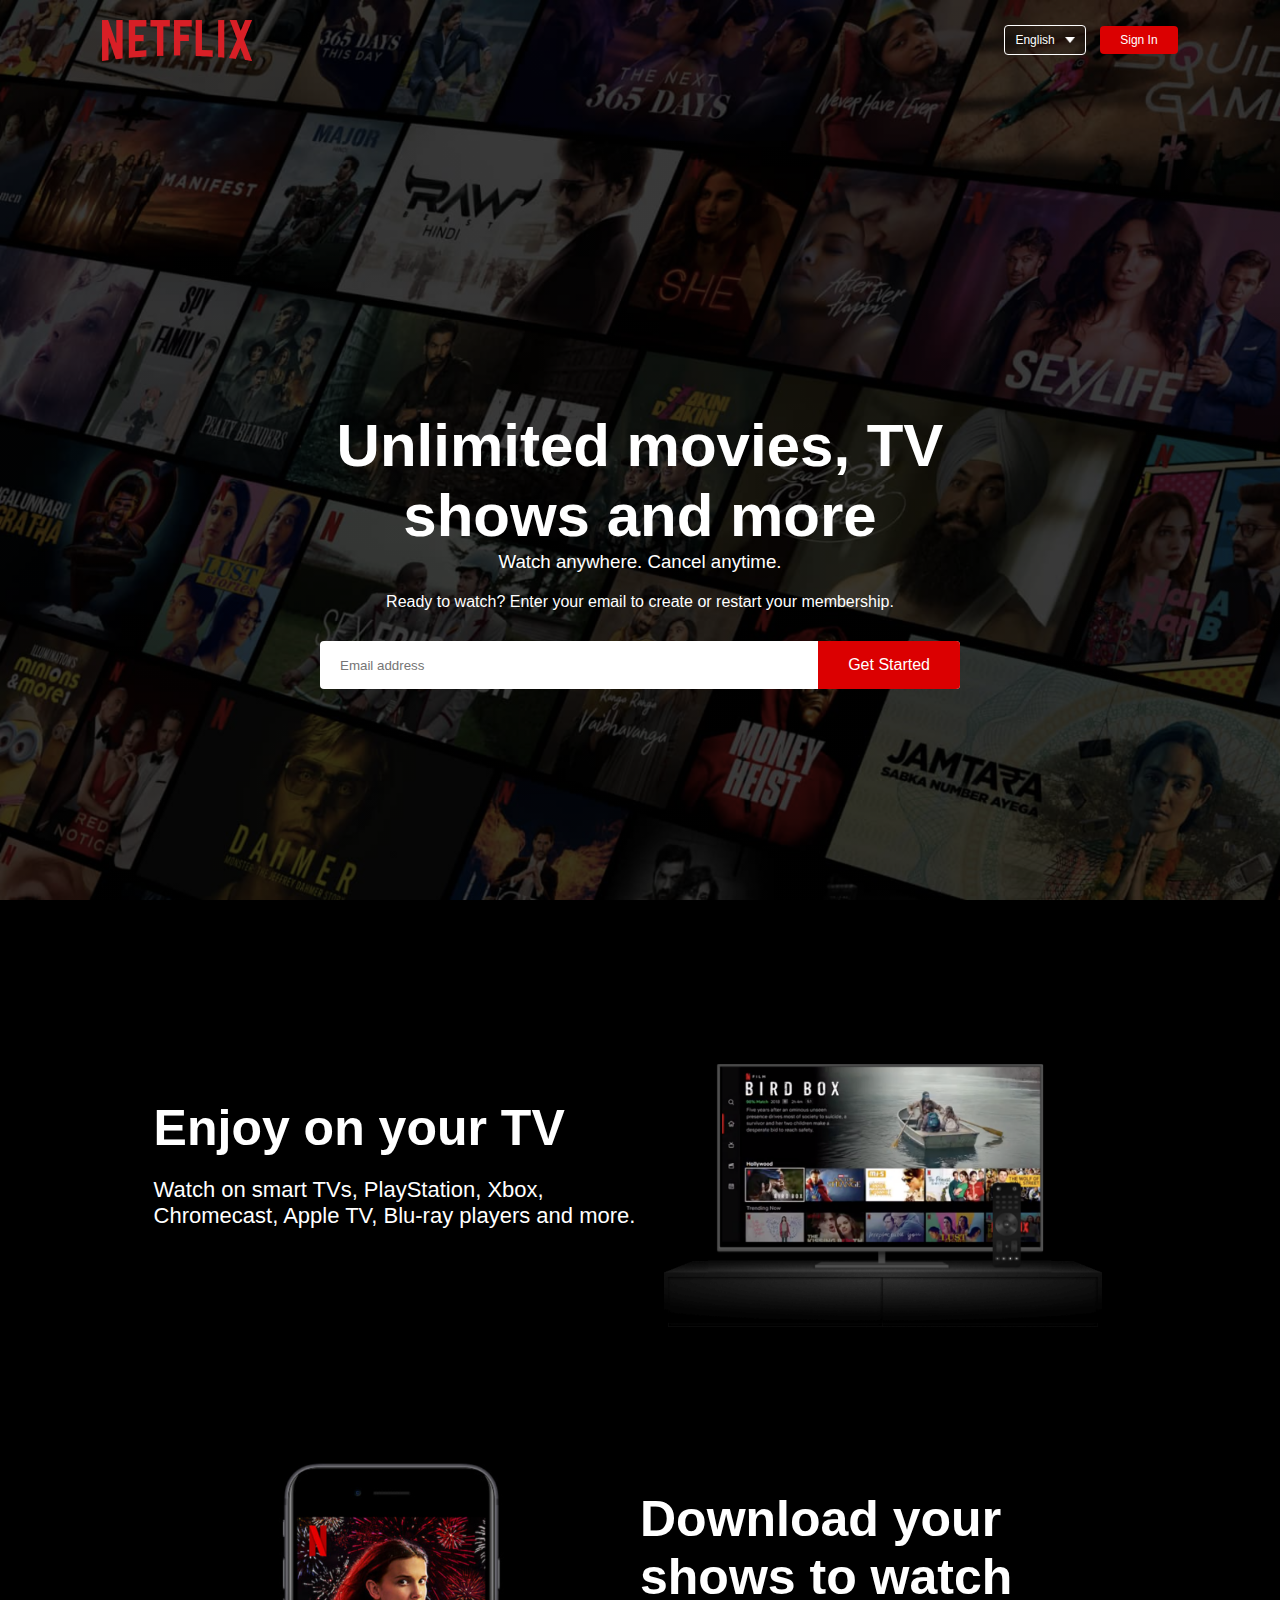
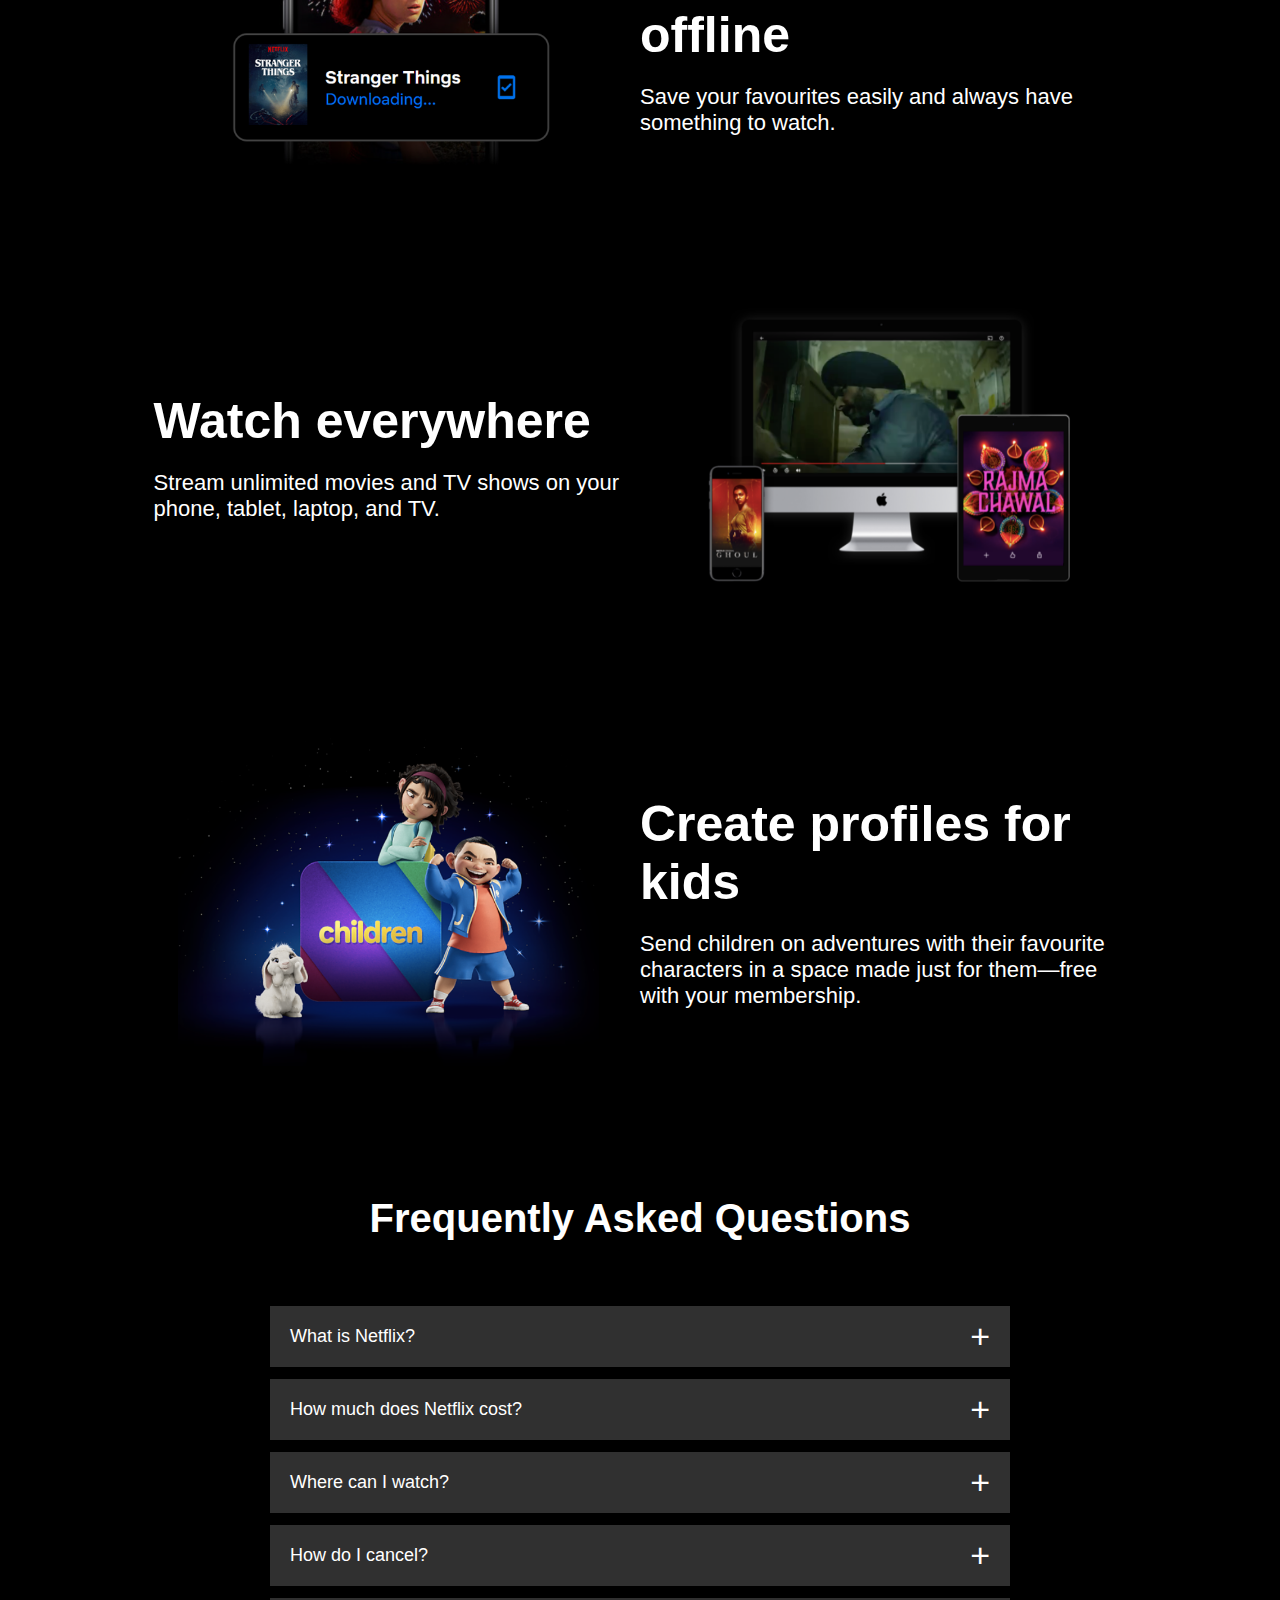
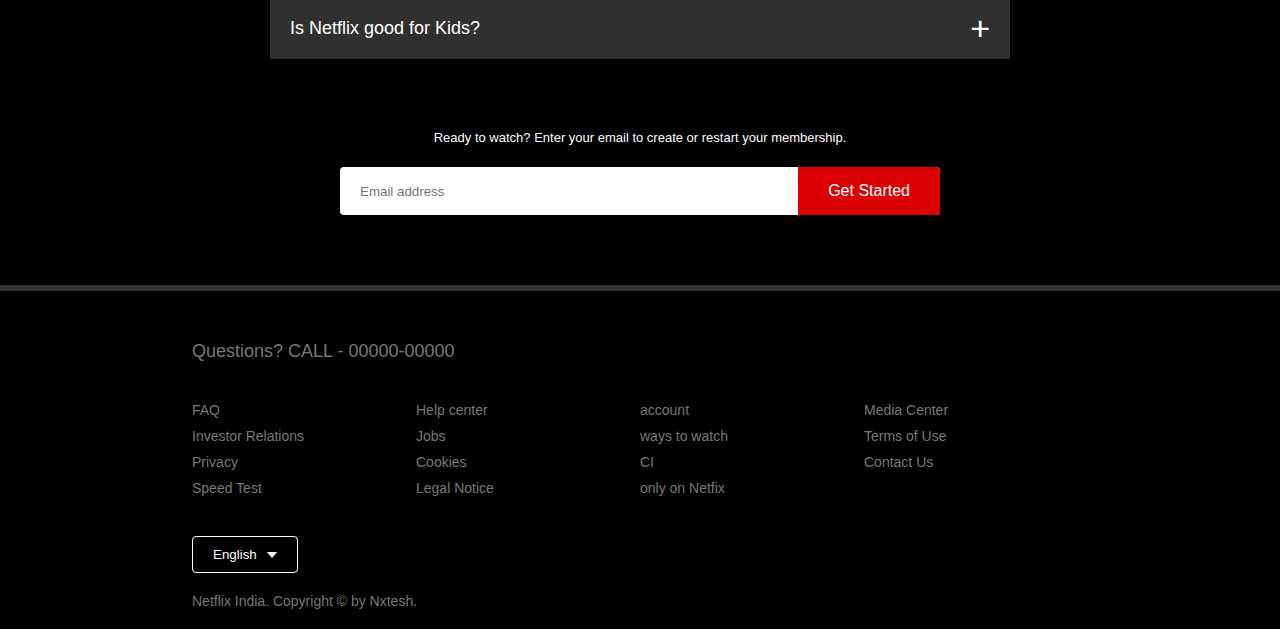
<file: index.html>
<!DOCTYPE html>
<html lang="en">
  <head>
    <meta charset="UTF-8" />
    <meta name="viewport" content="width=device-width, initial-scale=1.0" />
    <title>Spotify</title>
    <link rel="stylesheet" href="style.css" />
  </head>
  <body>
    <div class="header">
      <nav>
        <img src="images/logo.png" class="logo" alt="" />

        <div>
          <button class="language-btn">
            English <img src="images/down-icon.png" />
          </button>
          <button>Sign In</button>
        </div>
      </nav>
      <div class="header-content">
        <h1>Unlimited movies, TV shows and more</h1>
        <h3>Watch anywhere. Cancel anytime.</h3>
        <p>
          Ready to watch? Enter your email to create or restart your membership.
        </p>
        <form class="email-signup">
          <input type="email" placeholder="Email address" required />
          <button type="submit">Get Started</button>
        </form>
      </div>
    </div>

    <div class="features">
      <!--one-->
      <div class="row">
        <div class="text-col">
          <h2>Enjoy on your TV</h2>
          <p>
            Watch on smart TVs, PlayStation, Xbox, Chromecast, Apple TV, Blu-ray
            players and more.
          </p>
        </div>
        <div class="img-col">
          <img src="images/feature-1.png" alt="" />
        </div>
      </div>
      <!-- two -->
      <div class="row">
        <div class="img-col">
          <img src="images/feature-2.png" alt="" />
        </div>
        <div class="text-col">
          <h2>Download your shows to watch offline</h2>
          <p>Save your favourites easily and always have something to watch.</p>
        </div>
      </div>
      <!-- three -->
      <div class="row">
        <div class="text-col">
          <h2>Watch everywhere</h2>
          <p>
            Stream unlimited movies and TV shows on your phone, tablet, laptop,
            and TV.
          </p>
        </div>
        <div class="img-col">
          <img src="images/feature-3.png" alt="" />
        </div>
      </div>
      <!-- four -->
      <div class="row">
        <div class="img-col">
          <img src="images/feature-4.png" alt="" />
        </div>
        <div class="text-col">
          <h2>Create profiles for kids</h2>
          <p>
            Send children on adventures with their favourite characters in a
            space made just for them—free with your membership.
          </p>
        </div>
      </div>
    </div>

    <div class="faq">
      <h2>Frequently asked questions</h2>
      <ul class="accordion">
        <li>
          <input type="radio" name="accordion" id="first" />
          <label for="first">What is Netflix?</label>
          <div class="content">
            <p>
              Lorem ipsum dolor sit amet consectetur adipisicing elit. Nesciunt
              officiis sint mollitia commodi facilis porro. Maxime, at ad
              molestiae enim recusandae quo? Provident, accusamus sit
              accusantium vitae possimus ex molestias.
            </p>
          </div>
        </li>
        <li>
          <input type="radio" name="accordion" id="second" />
          <label for="second">How much does Netflix cost?</label>
          <div class="content">
            <p>
              Lorem ipsum dolor sit amet consectetur adipisicing elit. Nesciunt
              officiis sint mollitia commodi facilis porro. Maxime, at ad
              molestiae enim recusandae quo? Provident, accusamus sit
              accusantium vitae possimus ex molestias.
            </p>
          </div>
        </li>
        <li>
          <input type="radio" name="accordion" id="third" />
          <label for="third">Where can I watch?</label>
          <div class="content">
            <p>
              Lorem ipsum dolor sit amet consectetur adipisicing elit. Nesciunt
              officiis sint mollitia commodi facilis porro. Maxime, at ad
              molestiae enim recusandae quo? Provident, accusamus sit
              accusantium vitae possimus ex molestias.
            </p>
          </div>
        </li>
        <li>
          <input type="radio" name="accordion" id="fourth" />
          <label for="fourth">How do I cancel?</label>
          <div class="content">
            <p>
              Lorem ipsum dolor sit amet consectetur adipisicing elit. Nesciunt
              officiis sint mollitia commodi facilis porro. Maxime, at ad
              molestiae enim recusandae quo? Provident, accusamus sit
              accusantium vitae possimus ex molestias.
            </p>
          </div>
        </li>
        <li>
          <input type="radio" name="accordion" id="fifth" />
          <label for="fifth">Is Netflix good for Kids?</label>
          <div class="content">
            <p>
              Lorem ipsum dolor sit amet consectetur adipisicing elit. Nesciunt
              officiis sint mollitia commodi facilis porro. Maxime, at ad
              molestiae enim recusandae quo? Provident, accusamus sit
              accusantium vitae possimus ex molestias.
            </p>
          </div>
        </li>
      </ul>
      <small
        >Ready to watch? Enter your email to create or restart your
        membership.</small
      >
      <form class="email-signup">
        <input type="email" placeholder="Email address" required />
        <button type="submit">Get Started</button>
      </form>
    </div>
    <div class="footer">
      <h2>Questions? CALL - 00000-00000</h2>
      <div class="row">
        <div class="col">
          <a href="#">FAQ</a>
          <a href="#">Investor Relations</a>
          <a href="#">Privacy</a>
          <a href="#">Speed Test</a>
        </div>

        <div class="col">
          <a href="#">Help center</a>
          <a href="#">Jobs</a>
          <a href="#">Cookies</a>
          <a href="#">Legal Notice</a>
        </div>

        <div class="col">
          <a href="#">account</a>
          <a href="#">ways to watch</a>
          <a href="#">CI</a>
          <a href="#">only on Netfix</a>
        </div>

        <div class="col">
          <a href="#">Media Center</a>
          <a href="#">Terms of Use</a>
          <a href="#">Contact Us</a>
        </div>
      </div>
      <button class="language-btn">
        English <img src="images/down-icon.png" />
      </button>
      <p class="copyright-txt">Netflix India.
        Copyright &copy by Nxtesh.
      </p>
    </div>
  </body>   
</html>

<!-- https://www.youtube.com/watch?v=Tgat3-prVv4 -->
</file>
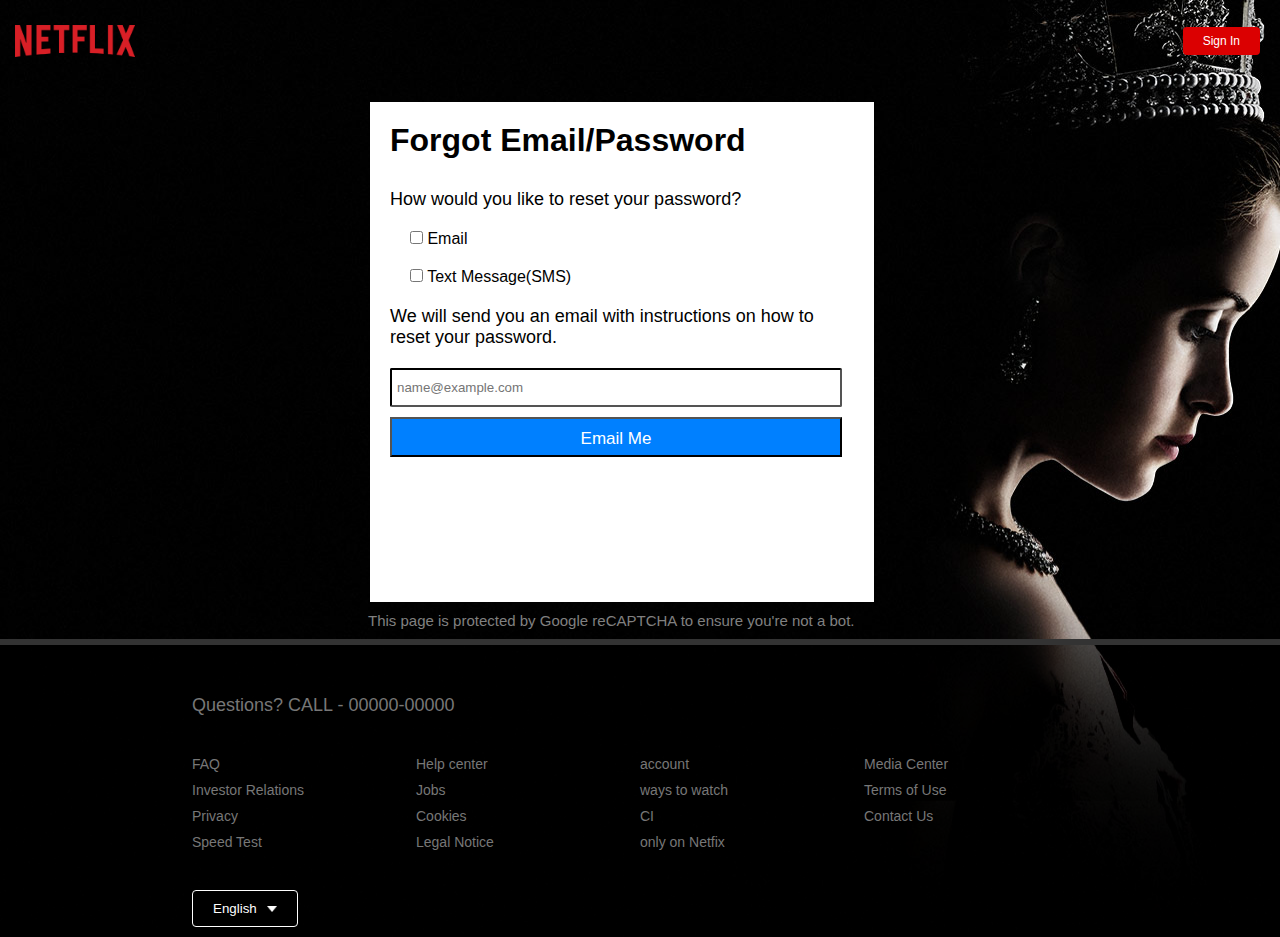
<file: help.html>
<!DOCTYPE html>
<html lang="en">
<head>
  <meta charset="UTF-8">
  <meta name="viewport" content="width=device-width, initial-scale=1.0">
  <title>Help</title>
  <link rel="stylesheet" href="style.css">
</head>
<body>
  <div class="header-help">
    <nav>
      <img src="images/logo.png" class="logo" alt="" />

      <div>
        <button><a href="signin.html" id="signin">Sign In</a></button>

      
      </div>
    </nav>
  
    <div class="main-help">
      <h1>Forgot Email/Password</h1>
      <p>How would you like to reset your password?</p>
      <div class="help-checkbox1">
        <input type="checkbox" name="Email" value=""> Email
      </div>     
      <div class="help-checkbox2"> 
         <input type="checkbox" name="Phone" value=""> Text Message(SMS)
      </div>
      <p >We will send you an email with instructions on how to reset your password.</p>
     <input type="email" id="forgotpasswordinput" value=""  placeholder="name@example.com">
   <br>   <button type="button">Email Me</button>
   
    </div>
    <p id="recaptcha">This page is protected by Google reCAPTCHA to ensure you're not a bot.</p>
    <div class="footer-signin">
      <h2>Questions? CALL - 00000-00000</h2>
      <div class="row">
        <div class="col">
          <a href="#">FAQ</a>
          <a href="#">Investor Relations</a>
          <a href="#">Privacy</a>
          <a href="#">Speed Test</a>
        </div>

        <div class="col">
          <a href="#">Help center</a>
          <a href="#">Jobs</a>
          <a href="#">Cookies</a>
          <a href="#">Legal Notice</a>
        </div>

        <div class="col">
          <a href="#">account</a>
          <a href="#">ways to watch</a>
          <a href="#">CI</a>
          <a href="#">only on Netfix</a>
        </div>

        <div class="col">
          <a href="#">Media Center</a>
          <a href="#">Terms of Use</a>
          <a href="#">Contact Us</a>
        </div>
      </div>
      <button class="language-btn">
        English <img src="images/down-icon.png" />
      </button>
    </div>
</body>
</html>
</file>
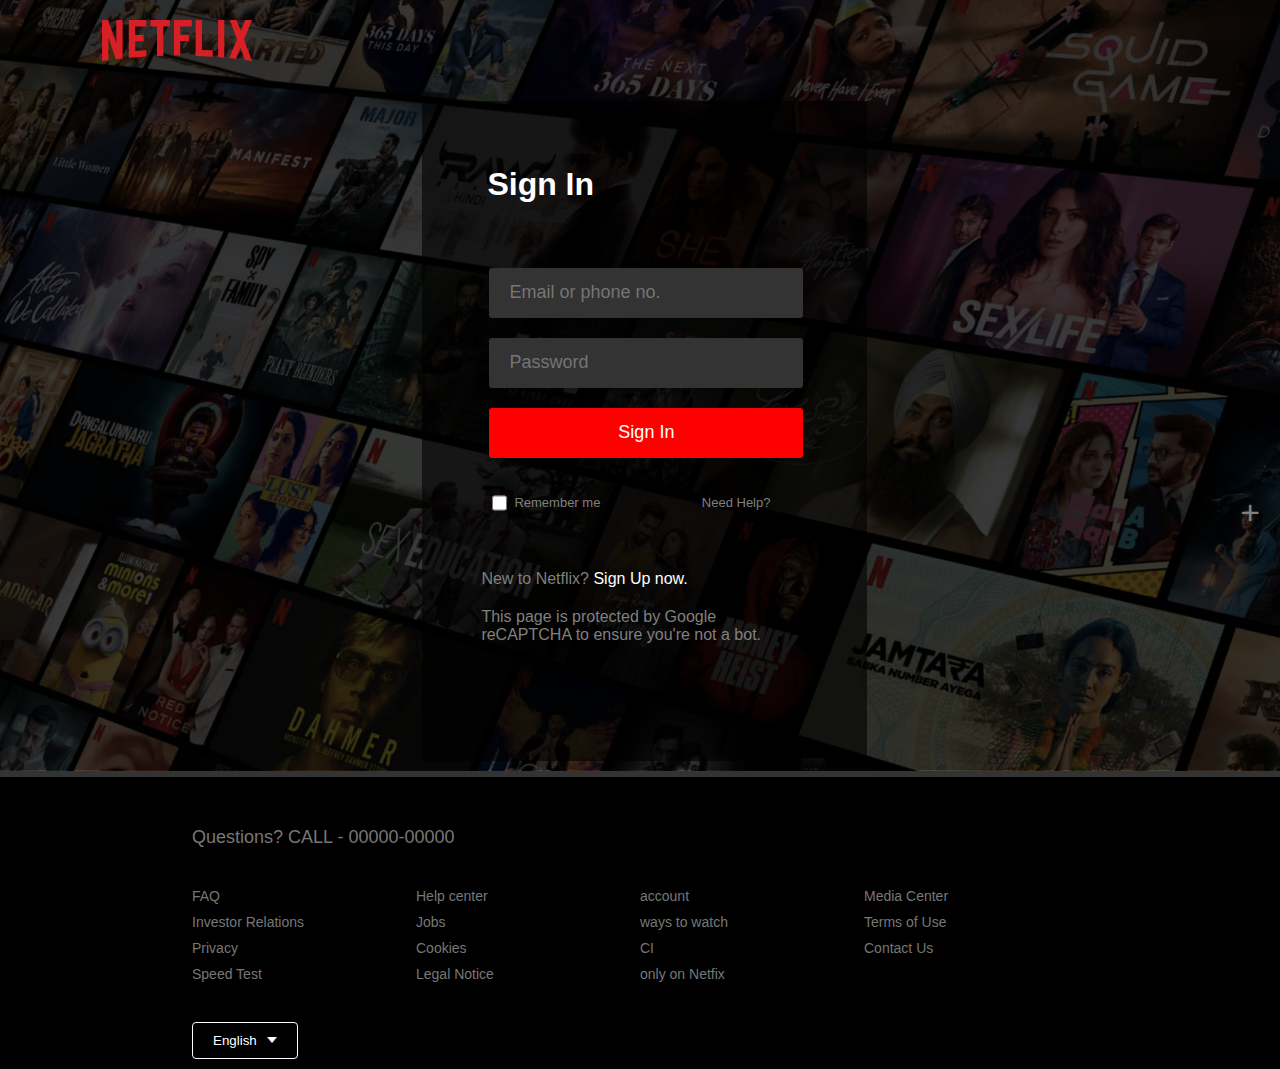
<file: signin.html>
<!DOCTYPE html>
<html lang="en">
  <head>
    <meta charset="UTF-8" />
    <meta name="viewport" content="width=device-width, initial-scale=1.0" />
    <title>Sign In</title>
    <link rel="stylesheet" href="style.css" />
  </head>
  <body>
    <div class="header-signin">
      <nav>
        <img src="images/logo.png" class="logo" alt="" />
      </nav>
      <!-- <img src="images/header-image.png" alt=""> -->
      <div class="darkbox-signin">
        <form action="" method="post" enctype="multipart/form-data">
          <h1>Sign In</h1>

          <input
            type="text"
            name="name"
            placeholder="Email or phone no."
            required
            maxlength="50"
            class="box"
          />

          <input
            type="password"
            name="pass"
            placeholder="Password"
            required
            maxlength="20"
            class="box"
          />

          <input type="submit" value="Sign In" name="submit" class="btn" />
          <div class="checkbox"><input type="checkbox" /></div>
          <label for="checkbox" id="labelforcheckbox">Remember me</label>
          <a href="help.html" class="needhelp">Need Help?</a>
        </form>
        <div class="hybridsignin">
          New to Netflix? <a href="index.html">Sign Up now.</a>
          <br />
          <span
            >This page is protected by Google reCAPTCHA to ensure you're not a
            bot.</span
          >
        </div>
      </div>
    </div>
    <div class="footer-signin">
      <h2>Questions? CALL - 00000-00000</h2>
      <div class="row">
        <div class="col">
          <a href="#">FAQ</a>
          <a href="#">Investor Relations</a>
          <a href="#">Privacy</a>
          <a href="#">Speed Test</a>
        </div>

        <div class="col">
          <a href="#">Help center</a>
          <a href="#">Jobs</a>
          <a href="#">Cookies</a>
          <a href="#">Legal Notice</a>
        </div>

        <div class="col">
          <a href="#">account</a>
          <a href="#">ways to watch</a>
          <a href="#">CI</a>
          <a href="#">only on Netfix</a>
        </div>

        <div class="col">
          <a href="#">Media Center</a>
          <a href="#">Terms of Use</a>
          <a href="#">Contact Us</a>
        </div>
      </div>
      <button class="language-btn">
        English <img src="images/down-icon.png" />
      </button>
    </div>
  </body>
</html>
</file>
<file: style.css>
* {
  margin: 0;
  padding: 0;
  box-sizing: border-box;
  font-family: "Poppins", sans-serif;
}

html {
  scroll-behavior: smooth;
}

body {
  background-color: black;
  color: white;
}

.header {
  width: 100%;
  height: 100vh;
  background-image: linear-gradient(rgba(0, 0, 0, 0.7), rgba(0, 0, 0, 0.7)),
    url(images/header-image.png);
  background-size: cover;
  background-position: center;
  padding: 10px 8%;
  position: relative;
}

nav {
  display: flex;
  align-items: center;
  justify-content: space-between;
  padding: 10px 0;
}

.logo {
  width: 150px;
  cursor: pointer;
}

nav button {
  border: 0;
  outline: 0;
  background-color: #db0001;
  color: white;
  padding: 7px 20px;
  font-size: 12px;
  border-radius: 4px;
  margin-left: 10px;
  cursor: pointer;
}

.language-btn {
  display: inline-flex;
  align-items: center;
  background: transparent;
  border: 1px solid white;
  padding: 7px 10px;
}

.language-btn img {
  width: 10px;
  margin-left: 10px;
}

.header-content {
  position: absolute;
  top: 50%;
  left: 50%;
  transform: translate(-50%, -50%);
  text-align: center;
  margin-top: 100px;
}

.header-content h1 {
  font-size: 60px;
  line-height: 70px;
  font-weight: 600;
  max-width: 650px;
}

.header-content h3 {
  font-weight: 400;
  margin-bottom: 20px;
}

.email-signup {
  background: white;
  border-radius: 4px;
  display: flex;
  align-items: center;
  margin-top: 30px;
  overflow: hidden;
}

.email-signup input {
  flex: 1;
  border: 0;
  outline: 0;
  margin-left: 20px;
}

.email-signup button {
  border: 0;
  outline: 0;
  font-size: 16px;
  background-color: #db0001;
  color: white;
  padding: 15px 30px;
  cursor: pointer;
}

.features {
  padding: 50px 12%;
  font-size: 22px;
}

.row {
  display: flex;
  width: 100%;
  align-items: center;
  flex-wrap: wrap;
  padding: 50px 0;
}

.text-col {
  flex-basis: 50%;
  margin-bottom: 20px;
}

.img-col {
  flex-basis: 50%;
  margin-bottom: 20px;
}

.img-col img {
  display: block;
  width: 90%;
  margin: auto;
}

.text-col h2 {
  font-size: 50px;
  font-weight: 600;
  margin-bottom: 20px;
}

.faq {
  padding: 10px 12%;
  text-align: center;
  font-size: 18px;
}

.faq h2 {
  font-weight: 600;
  font-size: 40px;
  text-transform: capitalize;
}

.accordion {
  margin: 60px auto;
  width: 100%;
  max-width: 750px;
}

.accordion li {
  list-style: none;
  width: 100%;
  padding: 5px;
}

.accordion li label {
  background-color: #303030;
  display: flex;
  align-items: center;
  padding: 20px;
  font-size: 18px;
  font-weight: 500;
  margin-bottom: 2px;
  cursor: pointer;
  position: relative;
}

label::after {
  content: "+";
  font-size: 34px;
  position: absolute;
  right: 20px;
  transition: transform 0.5s;
}

input[type="radio"] {
  display: none;
}

.accordion .content {
  background-color: #303030;
  text-align: left;
  padding: 0 20px;
  max-height: 0;
  overflow: hidden;
  transition: max-height 0.5s, padding 0.5s;
}

.accordion input[type="radio"]:checked + label + .content {
  max-height: 600px;
  padding: 30px 20px;
}

.accordion input[type="radio"]:checked + label::after {
  transform: rotate(45deg);
}

.faq .email-signup {
  max-width: 600px;
  margin: 20px auto 60px;
}

.faq small {
  font-size: 13px;
}

.footer {
  padding: 50px 15% 10px;
  border-top: 6px solid #333;
  color: #777;
}

.footer h2 {
  font-size: 18px;
  font-weight: 400;
  margin-bottom: 30px;
}

.footer .col {
  flex-basis: 25%;
  flex-grow: 1;
  margin-bottom: 20px;
}

.footer .col a {
  display: block;
  text-decoration: none;
  color: #777;
  font-size: 14px;
  margin-bottom: 10px;
}

.footer .row {
  align-items: flex-start;
  padding: 10px 0;
}

.footer .language-btn {
  color: white;
  padding: 10px 20px;
  border-radius: 4px;
}

.copyright-txt {
  font-size: 14px;
  margin-bottom: 10px;
  margin-top: 20px;
}

/* media queries for small screen */
@media only screen and (max-width: 600px) {
  .logo {
    width: 100px;
  }
  nav button {
    padding: 5px 10px;
  }
  nav .language-btn {
    padding: 4px 8px;
  }
  .header-content {
    position: unset;
    transform: none;
    padding-top: 150px;
  }
  .header-content h1 {
    font-size: 30px;
  }
  .email-signup button {
    font-size: 12px;
    padding: 10px 15px;
  }
  .text-col,
  .img-col {
    flex-basis: 100%;
  }
  .features h2 {
    font-size: 30px;
  }
  .features p {
    font-size: 15px;
  }
  .row:nth-child(2),
  .row:nth-child(4) {
    flex-direction: column-reverse;
  }
  .features .row {
    padding: 10px 0;
  }
  .faq h2 {
    font-size: 20px;
  }
  .accordion .content {
    font-size: 20px;
  }
  .accordion li label {
    padding: 10px;
    font-size: 14px;
  }
  label:after {
    font-size: 22px;
  }
}
/* ------------------------------------------------signin--------------------------------------------------- */

#signin {
  text-decoration: none;
  color: white;
}
.darkbox-signin {
  background: rgba(0, 0, 0, 0.6);
  display: block;
  margin-left: 320px;
  margin-top: 30px;
  height: 660px;
  width: 445px;
}
.header-signin {
  width: 100%;
  height: 80%;
  background-image: linear-gradient(rgba(0, 0, 0, 0.7), rgba(0, 0, 0, 0.7)),
    url(images/header-image.png);
  background-size: cover;
  background-position: center;
  padding: 10px 8%;
  position: relative;
}

.header-signin h1 {
  font-size: 32px;
  padding: 65px;
}

.darkbox-signin input {
  height: 50px;
  width: 314px;
  padding: 16px 20px 0;
  background-color: #333;
  color: #fff;
  border: 0;
  outline: 0;
  border-radius: 3px;
}

.darkbox-signin .box {
  margin-left: 67px;
  margin-bottom: 20px;
}

.darkbox-signin .box {
  text-align: start;
  padding: 10px 20px;
  font-size: 18px;
}

.darkbox-signin .btn {
  background-color: red;
  padding: 10px 20px;
  font-size: 18px;
  margin-left: 67px;
  margin-bottom: 20px;
}

.checkbox {
  display: flex;
  height: 15px;
  width: 15px;
  margin-left: 70px;
}

#labelforcheckbox {
  color: grey;
  padding-left: 92px;
  font-size: 13px;
}

.hybridsignin {
  padding-left: 70px;
  padding-top: 20px;
  color: grey;
  /* background-color: rgba(0, 0, 0, 0.6); */
}

.hybridsignin a {
  text-decoration: none;
  color: white;
  font-size: 16px;
  font-weight: 500;
}
.hybridsignin span {
  display: flex;
  margin-top: 20px;
}

.footer-signin {
  background-color: rgba(0, 0, 0, 0.6);
}

.footer-signin {
  padding: 50px 15% 10px;
  border-top: 6px solid #333;
  color: #777;
}

.footer-signin h2 {
  font-size: 18px;
  font-weight: 400;
  margin-bottom: 30px;
}

.footer-signin .col {
  flex-basis: 25%;
  flex-grow: 1;
  margin-bottom: 20px;
}

.footer-signin .col a {
  display: block;
  text-decoration: none;
  color: #777;
  font-size: 14px;
  margin-bottom: 10px;
}

.footer-signin .row {
  align-items: flex-start;
  padding: 10px 0;
}

.footer-signin .language-btn {
  color: white;
  padding: 10px 20px;
  border-radius: 4px;
}

@media only screen and (max-width: 450px) {
  .logo {
    width: 100px;
  }

  .darkbox-signin {
    margin-left: 19px;
    height: 530px;
    width: 330px;
    display: flex;
    flex-direction: column;
    justify-content: center;
    align-items: center;
  }

  .darkbox-signin h1 {
    font-size: 23px;
  }

  .darkbox-signin .box {
    width: 220px;
  }

  .darkbox-signin .btn {
    width: 220px;
  }
}

.darkbox-signin FORM {
  padding-right: 59px;
}

.hybridsignin {
  padding: 59px;
}

.needhelp {
  text-decoration: none;
  padding: 20px;
  padding-left: 20px;
  margin-left: 77px;
  font-size: 13px;
  color: grey;
}
/* -----------------------------------------help-------------------------------------------------------- */

.header-help {
  background-image: url(images/helpimg.jpg);
}
.main-help {
  background-color: white;
  color: black;
  height: 500px;
  width: 504px;
  margin-left: 370px;
  margin-top: 20px;
}

.header-help nav img {
  width: 150px;
  padding: 15px;
}

.main-help h1 {
  padding: 20px 20px;
}

.main-help p {
  padding: 10px 10px;
  font-size: 18px;
  padding-left: 20px;
  width: 480px ;
}

.header-help button {
  margin-right: 20px;
}

.help-checkbox1,
.help-checkbox2 {
  padding: 10px;
  padding-left: 40px;
  font-weight: 500;
}

#forgotpasswordinput{
  width: 452px;
  border-color: black;
  border-radius: 2px;
  padding: 10px 5px;
  margin-left: 20px;
  margin-top: 10px;
}
.main-help button{
  background-color: #0080ff;
  color: white;
  width: 452px ;
  height: 40px;
  font-size: 17px;
  padding: 10px;
  margin-left: 20px;
  margin-top: 10px;
}

#recaptcha{
  color: grey;
  padding: 10px;
  padding-left: 368px;
  font-size: 15px;
}
</file>
